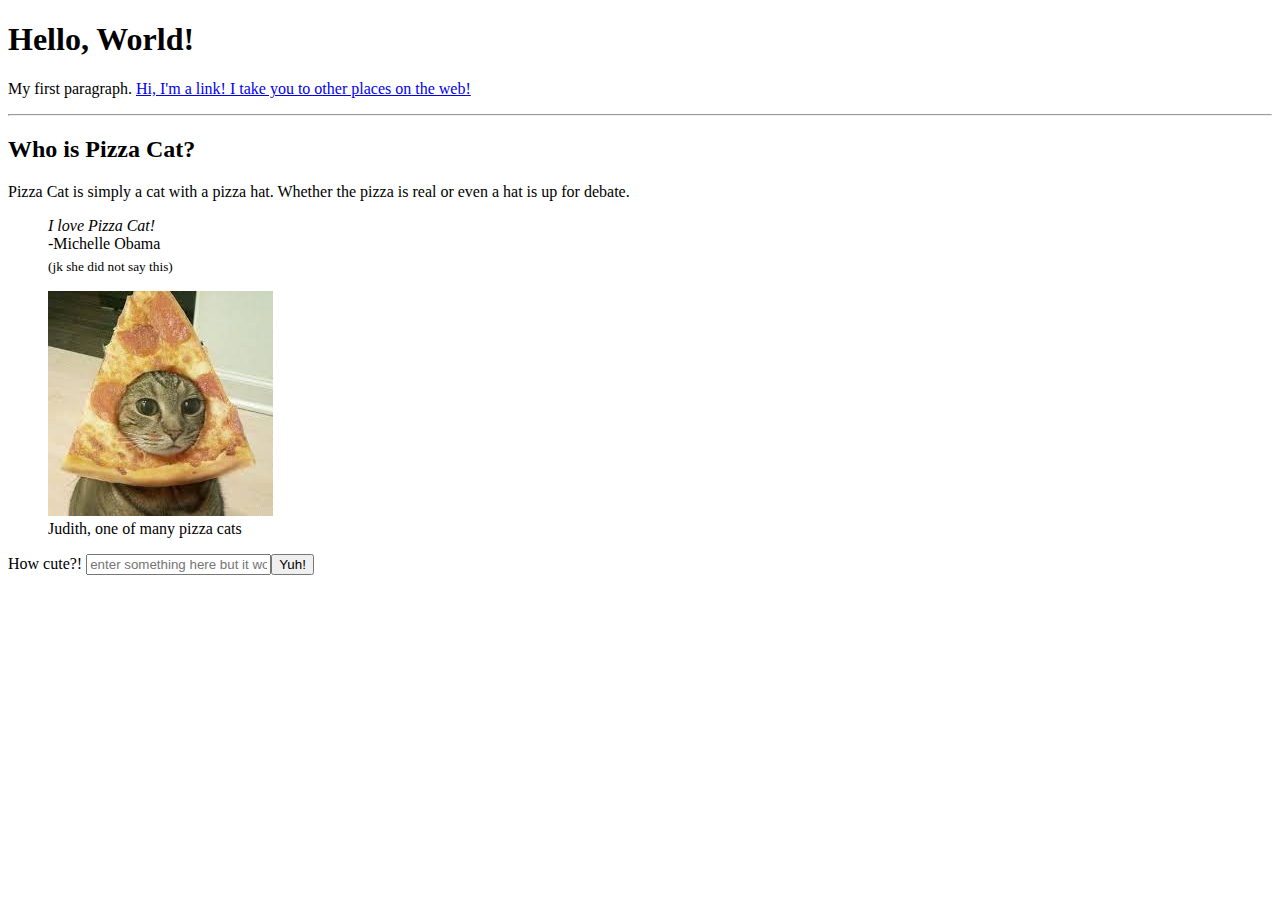
<file: 17-Week/17.1-02-Hello-World/index.html>
<!DOCTYPE html>
<html lang="en">
<head>
    <meta charset="UTF-8">
    <meta name="viewport" content="width=device-width, initial-scale=1.0">
    <title>Document</title>
</head>
<body>
    <h1> Hello, World!</h1>
    <p>My first paragraph. <a href="http://www.instagram.com/pizza">Hi, I'm a link! I take you to other places on the web!</a></p>
    <hr>
    <h2>Who is Pizza Cat?</h2>
    <p>Pizza Cat is simply a cat with a pizza hat. Whether the pizza is real or even a hat is up for debate.</p>
    <p style="text-align:center"><blockquote><i>I love Pizza Cat!</i><br> -Michelle Obama<br><sub>(jk she did not say this)</sub></blockquote></p>
<figure><img src="download.jpeg" alt="this is not my image"><figcaption>Judith, one of many pizza cats</figcaption></figure>  
<p>How cute?! <input type="text" placeholder="enter something here but it won't submit"><button type="button">Yuh!</button></p>
</body>
</html>
</file>
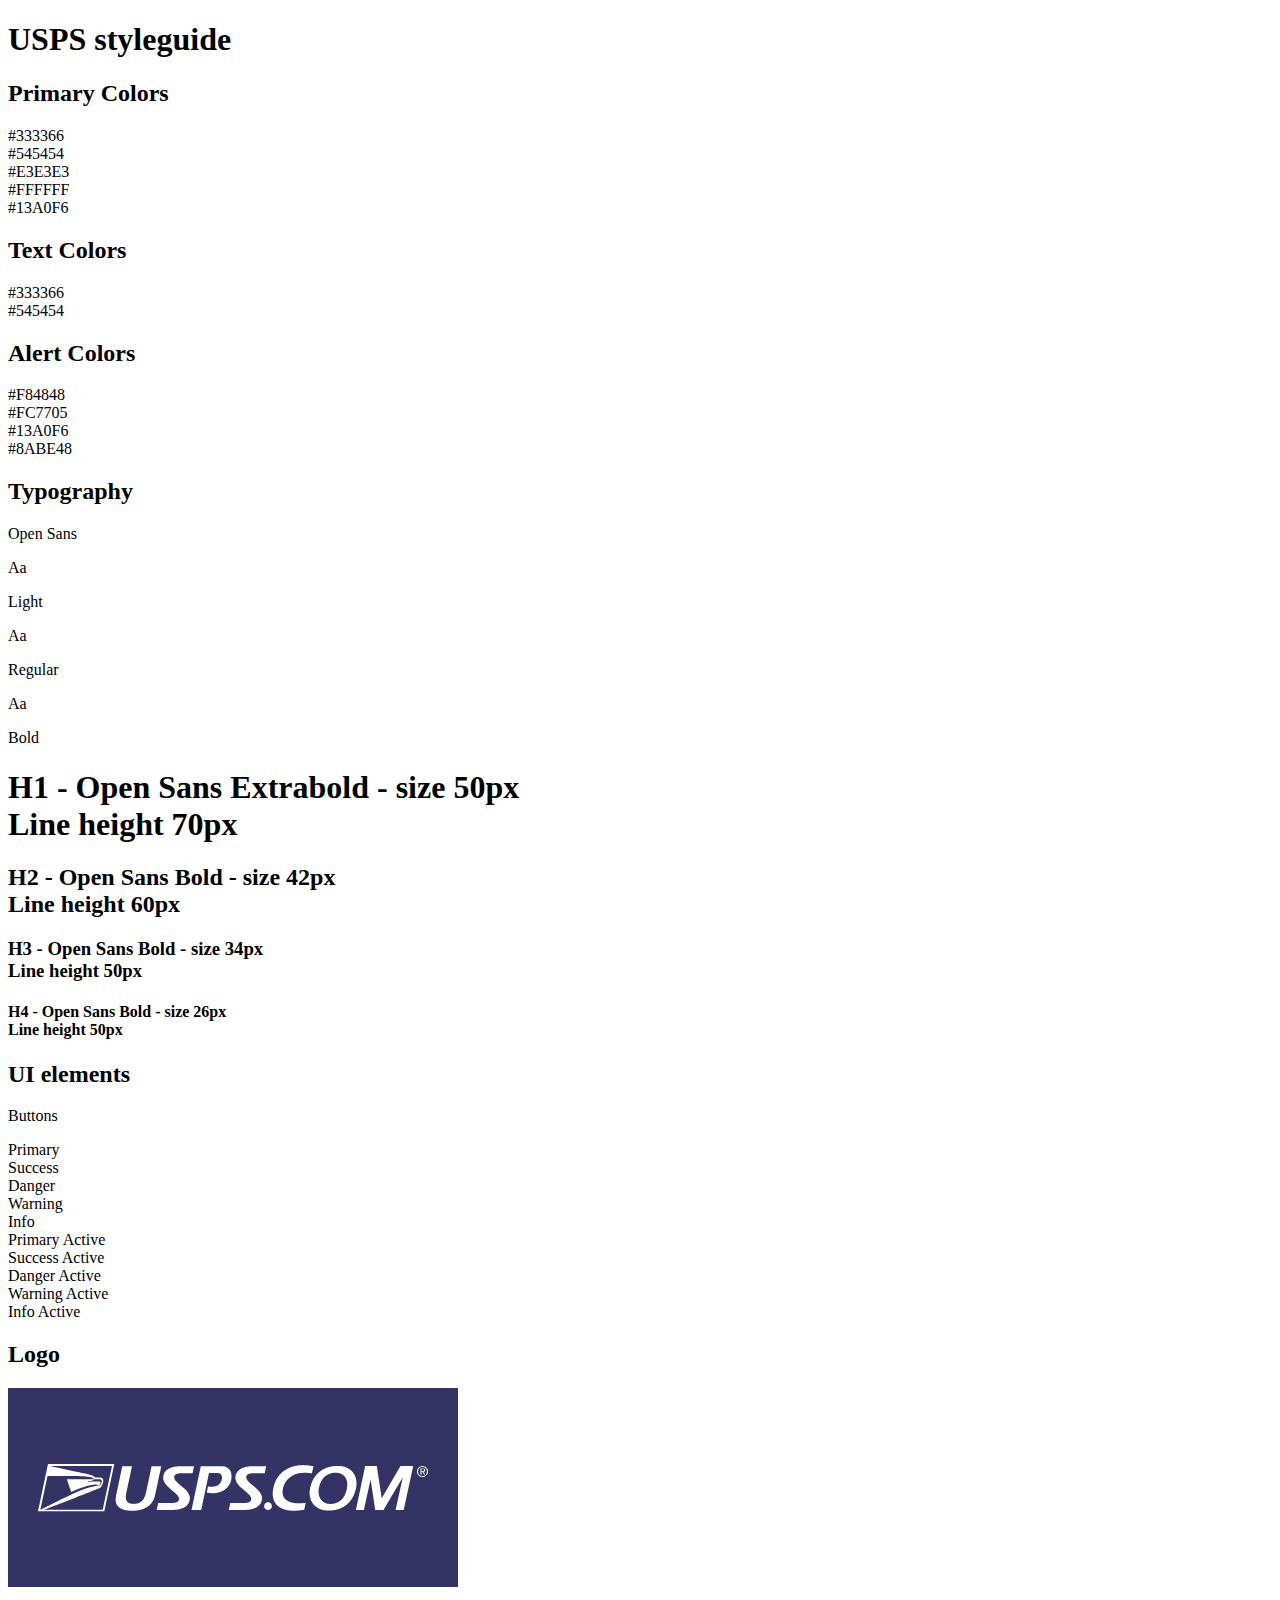
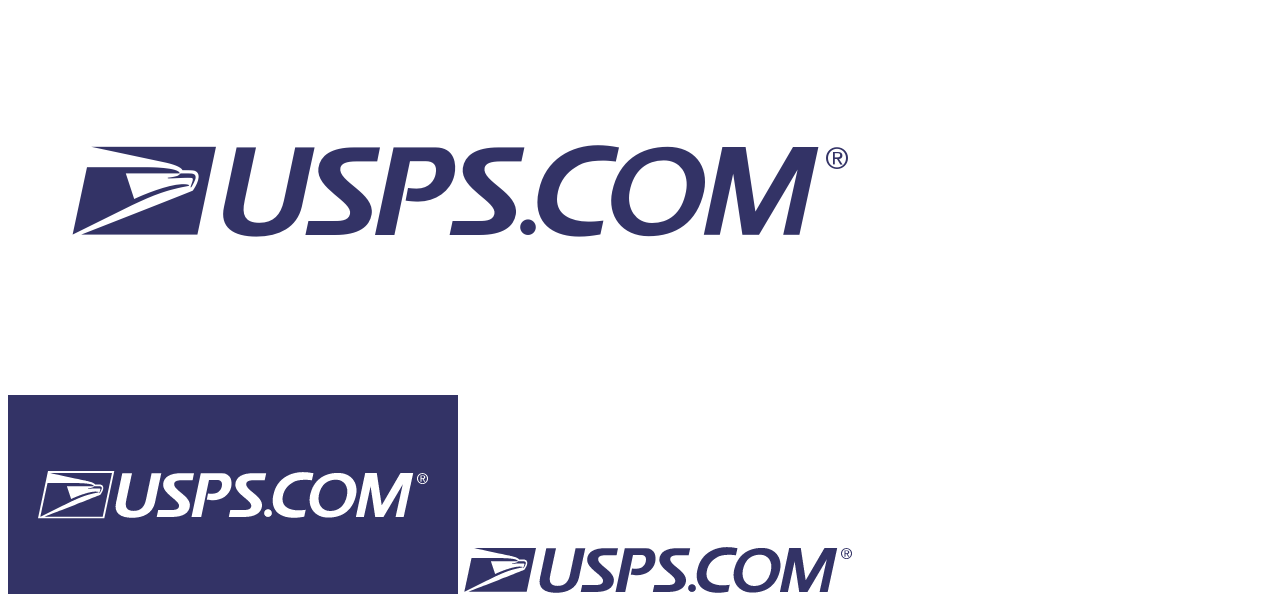
<file: 17.2-activities/01_Containers_Structure/solved/index.html>
<!DOCTYPE html>
<html>
<head>
  <title>USPS Style Guide</title>
  <link href="css/style.css" rel="stylesheet" type="text/css">
</head>
<body>
<section class="header"></section>
<section class="colorPalette">
  <h1 id="pageTopic">USPS styleguide</h1>
  <h2 class="sectionHead">Primary Colors</h2>
  <div class="colorContainer">
    <div class="swatch darkBlue"></div>
    <div class="hexCode">#333366</div>
  </div>
  <div class="colorContainer">
    <div class="swatch darkGrey"></div>
    <div class="hexCode">#545454</div>
  </div>
  <div class="colorContainer">
    <div class="swatch lightGrey"></div>
    <div class="hexCode">#E3E3E3</div>
  </div>
  <div class="colorContainer">
    <div class="swatch white"></div>
    <div class="hexCode">#FFFFFF</div>
  </div>
  <div class="colorContainer">
    <div class="swatch lightBlue"></div>
    <div class="hexCode">#13A0F6</div>
  </div>

  <h2 class="sectionHead">Text Colors</h2>
  <div class="colorContainer">
    <div class="swatch darkBlue"></div>
    <div class="hexCode">#333366</div>
  </div>
  <div class="colorContainer">
    <div class="swatch darkGrey"></div>
    <div class="hexCode">#545454</div>
  </div>

  <h2 class="sectionHead">Alert Colors</h2>
  <div class="colorContainer">
    <div class="swatch red"></div>
    <div class="hexCode">#F84848</div>
  </div>
  <div class="colorContainer">
    <div class="swatch orange"></div>
    <div class="hexCode">#FC7705</div>
  </div>
  <div class="colorContainer">
    <div class="swatch lightBlue"></div>
    <div class="hexCode">#13A0F6</div>
  </div>
  <div class="colorContainer">
    <div class="swatch lightGreen"></div>
    <div class="hexCode">#8ABE48</div>
  </div>
</section>
<section class="typography">
  <h2 class="sectionHead">Typography</h2>
  <p>Open Sans</p>
  <div class="type_container">
  <p class="large light">Aa</p>
  <p>Light</p>
  </div>

  <div class="type_container">
  <p class="large regular">Aa</p>
  <p>Regular</p>
  </div>

  <div class="type_container">
  <p class="large bold">Aa</p>
  <p>Bold</p>
  </div>

  <h1>H1 - Open Sans Extrabold - size 50px <br>Line height 70px</h1>
  <h2>H2 - Open Sans Bold - size 42px <br>Line height 60px</h2>
  <h3>H3 - Open Sans Bold - size 34px <br>Line height 50px</h3>
  <h4>H4 - Open Sans Bold - size 26px <br>Line height 50px</h4>
</section>
<section class="uiElements">
    <h2 class="sectionHead">UI elements</h2>
    <p>Buttons</p>
    <div class="buttonContain">
      <div class="button primary">Primary</div>
      <div class="button success">Success</div>
      <div class="button danger">Danger</div>
      <div class="button warning">Warning</div>
      <div class="button info">Info</div>
    </div>
    <div class="buttonContain">
      <div class="button primaryActive">Primary Active</div>
      <div class="button successActive">Success Active</div>
      <div class="button dangerActive">Danger Active</div>
      <div class="button warningActive">Warning Active</div>
      <div class="button infoActive">Info Active</div>
    </div>
</section>
<section class="imagery">
<h2 class="sectionHead">Logo</h2>
<img src="images/Logo-dark.png">
<img src="images/Logo-light.png">
<img src="images/Logo-dark1.png">
<img src="images/Logo-light-1.png">
</section>
</body>
</html>
</file>
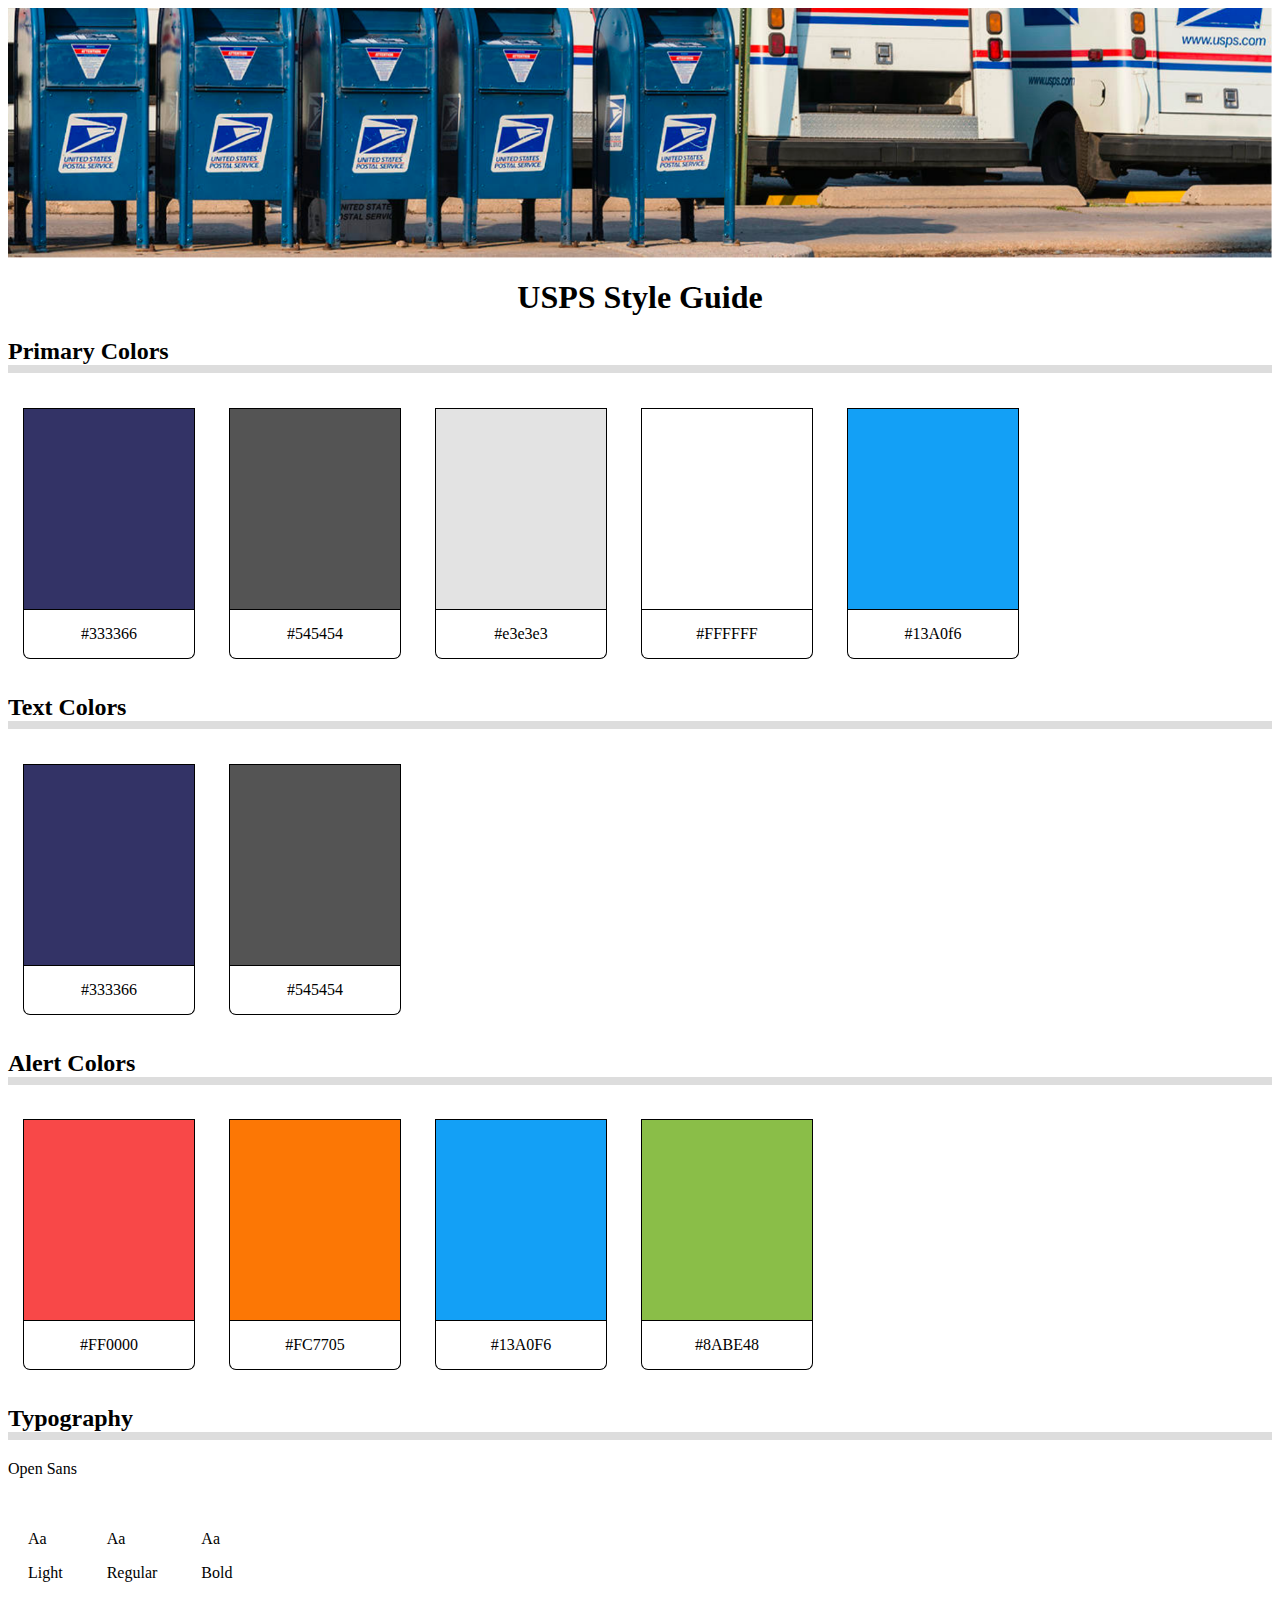
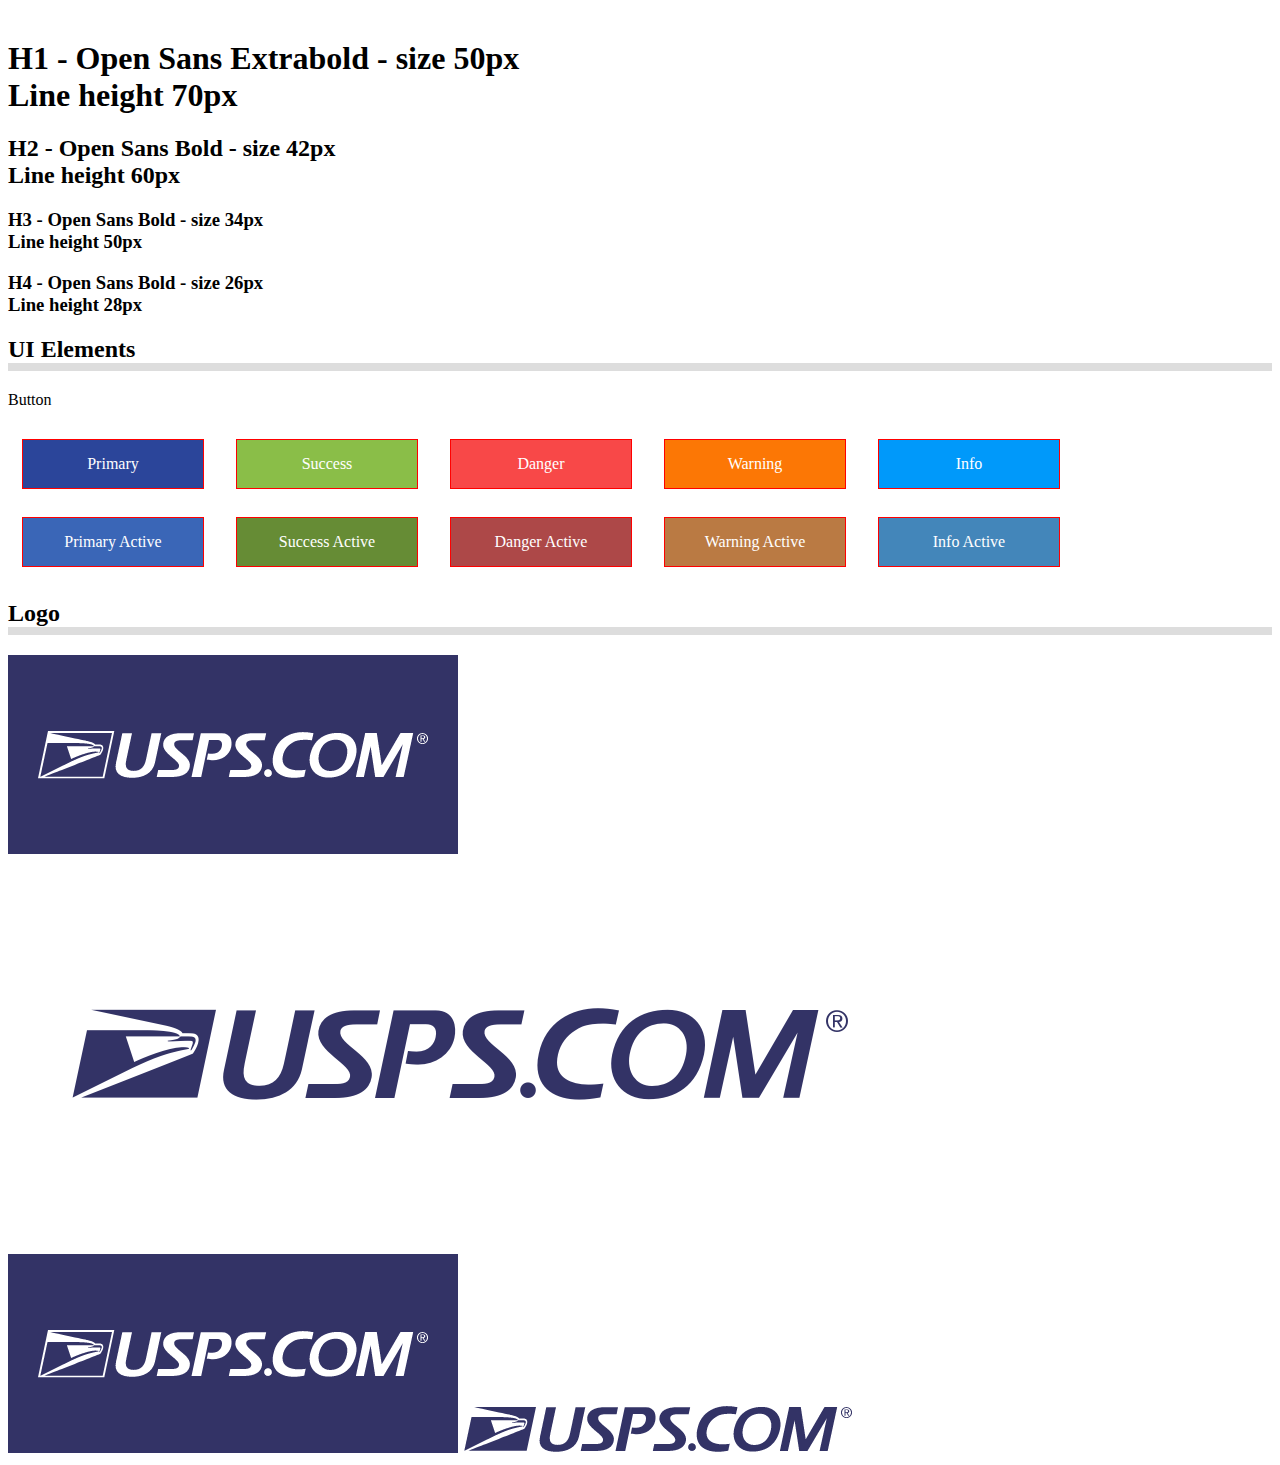
<file: 17.2-activities/01_Containers_Structure/unsolved/index.html>
<html>
<head>
  <title>USPS Style Guide</title>
  <link href="css/style.css" rel="stylesheet" type="text/css">
</head>
<body>
<section class="header">

</section>
<section class="colorPalette">
  <h1 id="pageTopic">USPS Style Guide</h1>
  <h2 class="sectionHead">Primary Colors</h2>
  <div class="colorContainer">
    <div class="swatch darkBlue"></div>
    <div class="hexCode">#333366</div>
  </div>
  <div class="colorContainer">
    <div class="swatch darkGrey"></div>
    <div class="hexCode">#545454</div>
  </div>
  <div class="colorContainer">
    <div class="swatch lightGrey"></div>
    <div class="hexCode">#e3e3e3</div>
  </div>
  <div class="colorContainer">
    <div class="swatch white"></div>
    <div class="hexCode">#FFFFFF</div>
  </div>
  <div class="colorContainer">
    <div class="swatch lightBlue"></div>
    <div class="hexCode">#13A0f6</div>
  </div>
  <h2 class="sectionHead">Text Colors</h2>
  <div class="colorContainer">
    <div class="swatch darkBlue"></div>
    <div class="hexCode">#333366</div>
  </div>
  <div class="colorContainer">
    <div class="swatch darkGrey"></div>
    <div class="hexCode">#545454</div>
  </div>
  <h2 class="sectionHead">Alert Colors</h2>
  <div class="colorContainer">
    <div class="swatch red"></div>
    <div class="hexCode">#FF0000</div>
  </div>
  <div class="colorContainer">
    <div class="swatch orange"></div>
    <div class="hexCode">#FC7705</div>
  </div>
  <div class="colorContainer">
    <div class="swatch lightBlue"></div>
    <div class="hexCode">#13A0F6</div>
  </div>
  <div class="colorContainer">
    <div class="swatch lightGreen"></div>
    <div class="hexCode">#8ABE48</div>
  </div>
</section>
<section class="typography">
  <h2 class="sectionHead">Typography</h2>
  <p>Open Sans</p>
  <div class="type_container"><p class="large light">Aa</p><p>Light</p></div>
  <div class="type_container"><p class="regular">Aa</p><p>Regular</p></div>
  <div class="type_container"><p class="bold">Aa</p><p>Bold</p></div>
  <h1>H1 - Open Sans Extrabold - size 50px<br> Line height 70px</h1>
  <h2>H2 - Open Sans Bold - size 42px<br> Line height 60px</h2>
  <h3>H3 - Open Sans Bold - size 34px<br> Line height 50px</h3>
  <h3>H4 - Open Sans Bold - size 26px<br> Line height 28px</h4>
</section>
<section class="uiElements">
  <h2 class="sectionHead">UI Elements</h2>
  <p>Button</p>
  <div class="buttonContain">
    <div class="button primary">Primary</div>
    <div class="button success">Success</div>
    <div class="button danger">Danger</div>
    <div class="button warning">Warning</div>
    <div class="button info">Info</div>
  </div>
  <div class="buttonContain">
    <div class="button primaryActive">Primary Active</div>
    <div class="button successActive">Success Active</div>
    <div class="button dangerActive">Danger Active</div>
    <div class="button warningActive">Warning Active</div>
    <div class="button infoActive">Info Active</div>
  </div>
</section>
<section class="imagery">
  <h2 class="sectionHead">Logo</h2>
  <img src="images/Logo-dark.png">
  <img src="images/Logo-light.png">
  <img src="images/Logo-dark1.png">
  <img src="images/Logo-light-1.png">
</section>
</body>
</html>
</file>
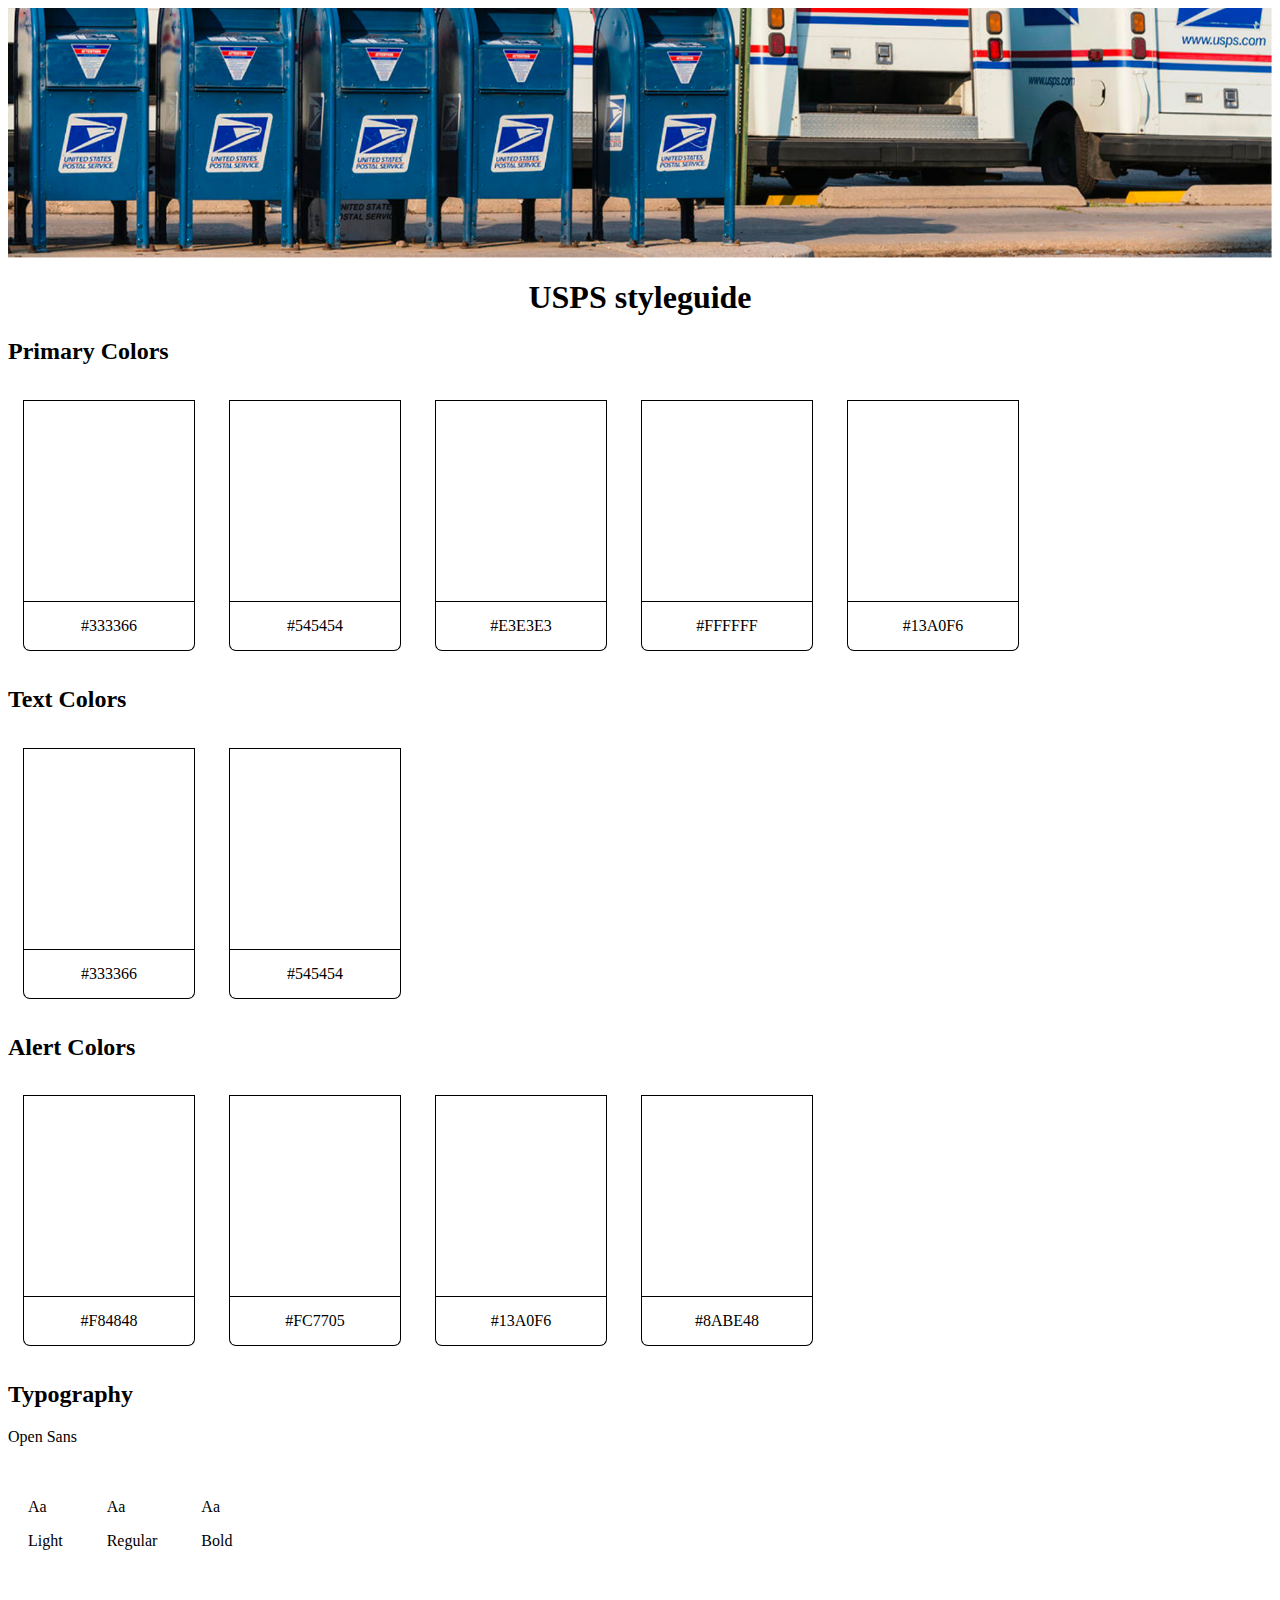
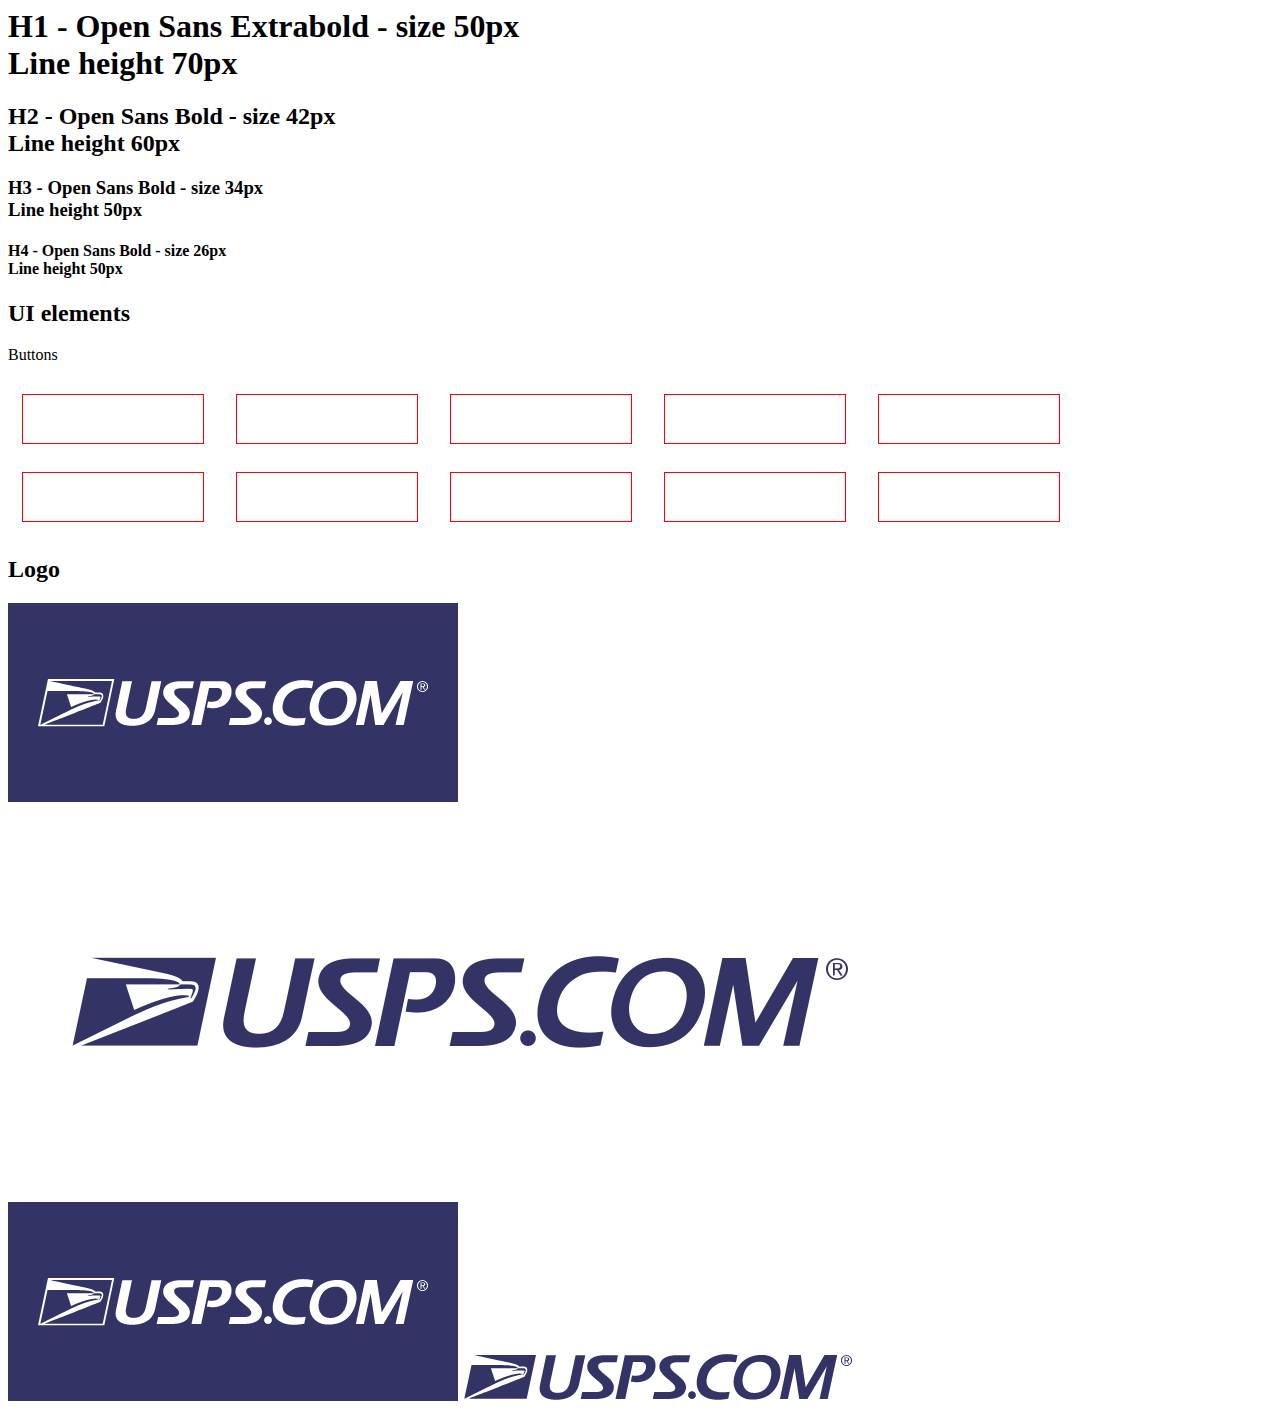
<file: 17.2-activities/02_BoxModel/solved/index.html>
<html>
<head>
  <title>USPS Style Guide</title>
  <link href="css/style.css" rel="stylesheet" type="text/css">
</head>
<body>
<section class="header"></section>
<section class="colorPalette">
  <h1 id="pageTopic">USPS styleguide</h1>
  <h2 class="sectionHead">Primary Colors</h2>
  <div class="colorContainer">
    <div class="swatch darkBlue"></div>
    <div class="hexCode">#333366</div>
  </div>
  <div class="colorContainer">
    <div class="swatch darkGrey"></div>
    <div class="hexCode">#545454</div>
  </div>
  <div class="colorContainer">
    <div class="swatch lightGrey"></div>
    <div class="hexCode">#E3E3E3</div>
  </div>
  <div class="colorContainer">
    <div class="swatch white"></div>
    <div class="hexCode">#FFFFFF</div>
  </div>
  <div class="colorContainer">
    <div class="swatch lightBlue"></div>
    <div class="hexCode">#13A0F6</div>
  </div>

  <h2 class="sectionHead">Text Colors</h2>
  <div class="colorContainer">
    <div class="swatch darkBlue"></div>
    <div class="hexCode">#333366</div>
  </div>
  <div class="colorContainer">
    <div class="swatch darkGrey"></div>
    <div class="hexCode">#545454</div>
  </div>

  <h2 class="sectionHead">Alert Colors</h2>
  <div class="colorContainer">
    <div class="swatch red"></div>
    <div class="hexCode">#F84848</div>
  </div>
  <div class="colorContainer">
    <div class="swatch orange"></div>
    <div class="hexCode">#FC7705</div>
  </div>
  <div class="colorContainer">
    <div class="swatch lightBlue"></div>
    <div class="hexCode">#13A0F6</div>
  </div>
  <div class="colorContainer">
    <div class="swatch lightGreen"></div>
    <div class="hexCode">#8ABE48</div>
  </div>
</section>
<section class="typography">
  <h2 class="sectionHead">Typography</h2>
  <p>Open Sans</p>
  <div class="type_container">
  <p class="large light">Aa</p>
  <p>Light</p>
  </div>

  <div class="type_container">
  <p class="large regular">Aa</p>
  <p>Regular</p>
  </div>

  <div class="type_container">
  <p class="large bold">Aa</p>
  <p>Bold</p>
  </div>

  <h1>H1 - Open Sans Extrabold - size 50px <br>Line height 70px</h1>
  <h2>H2 - Open Sans Bold - size 42px <br>Line height 60px</h2>
  <h3>H3 - Open Sans Bold - size 34px <br>Line height 50px</h3>
  <h4>H4 - Open Sans Bold - size 26px <br>Line height 50px</h4>
</section>
<section class="uiElements">
    <h2 class="sectionHead">UI elements</h2>
    <p>Buttons</p>
    <div class="buttonContain">
      <div class="button primary">Primary</div>
      <div class="button success">Success</div>
      <div class="button danger">Danger</div>
      <div class="button warning">Warning</div>
      <div class="button info">Info</div>
    </div>
    <div class="buttonContain">
      <div class="button primaryActive">Primary Active</div>
      <div class="button successActive">Success Active</div>
      <div class="button dangerActive">Danger Active</div>
      <div class="button warningActive">Warning Active</div>
      <div class="button infoActive">Info Active</div>
    </div>
</section>
<section class="imagery">
<h2 class="sectionHead">Logo</h2>
<img src="images/Logo-dark.png">
<img src="images/Logo-light.png">
<img src="images/Logo-dark1.png">
<img src="images/Logo-light-1.png">
</section>
</body>
</html>
</file>
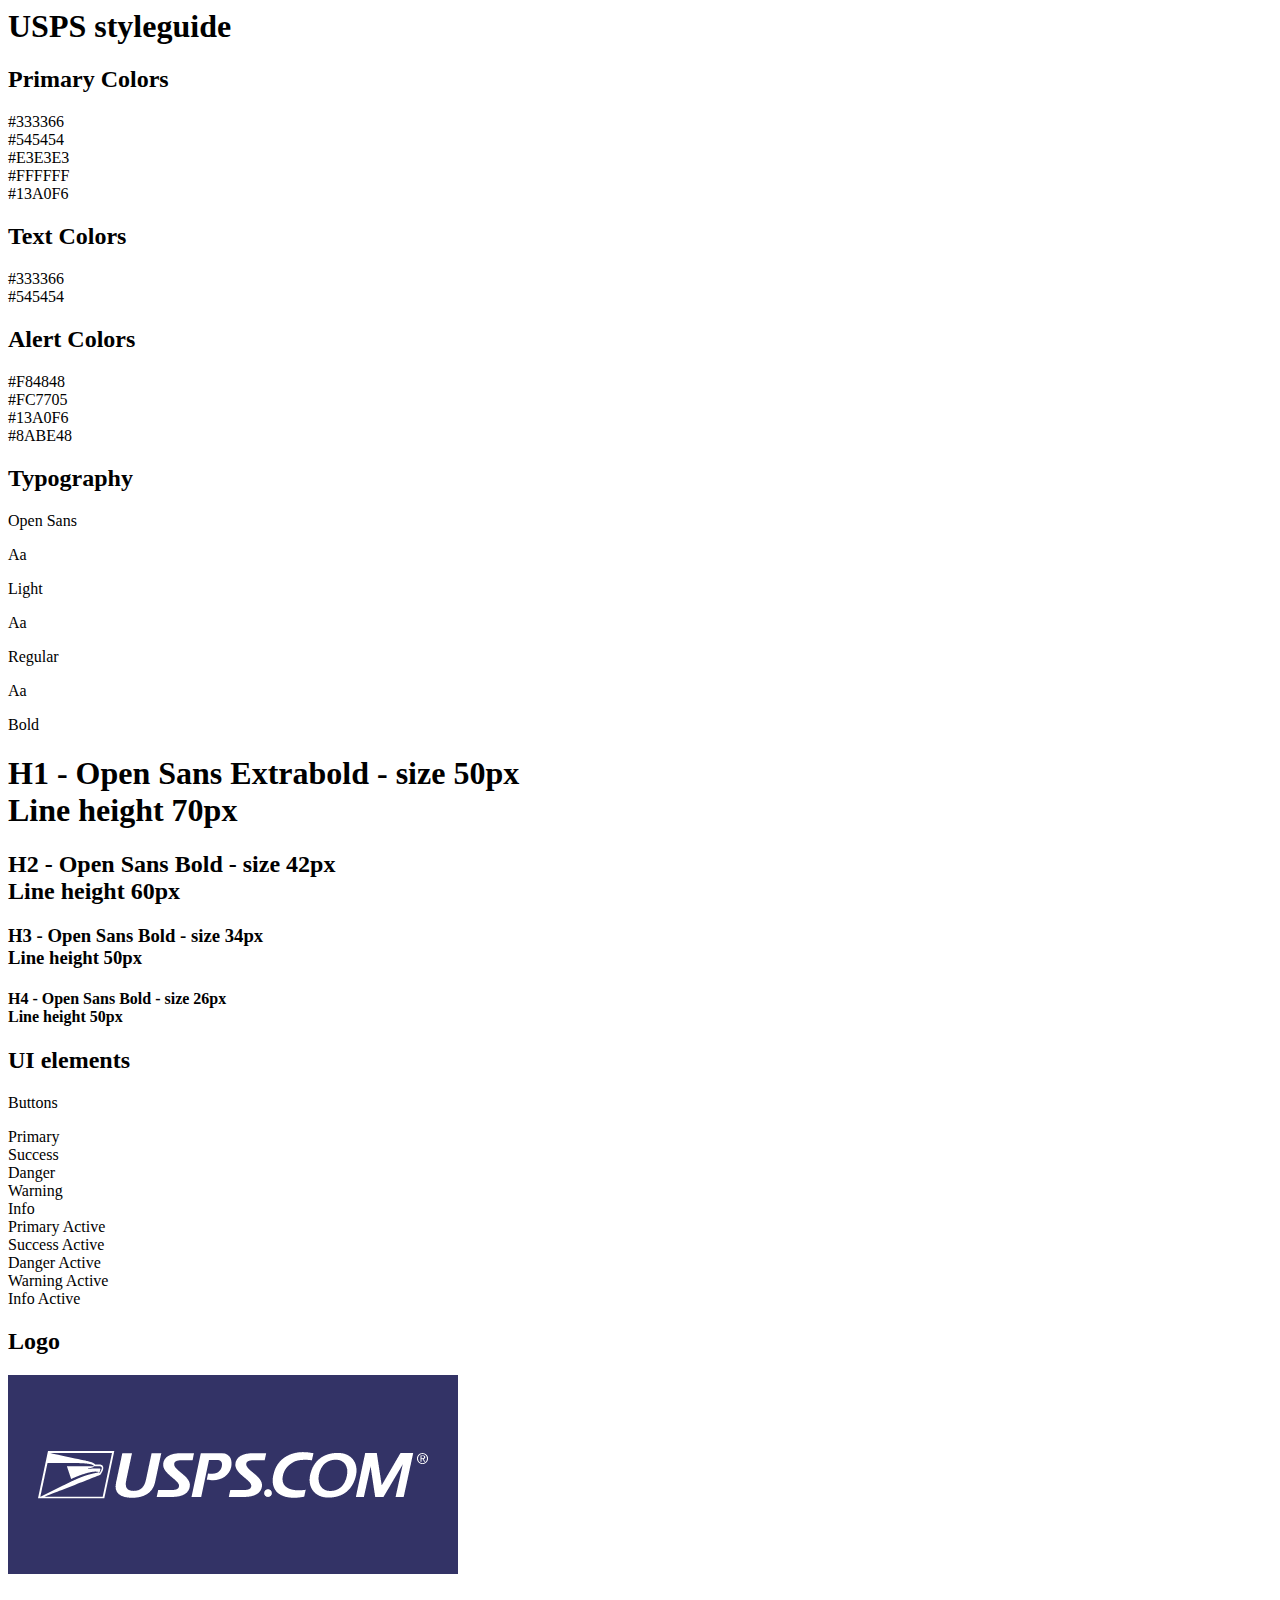
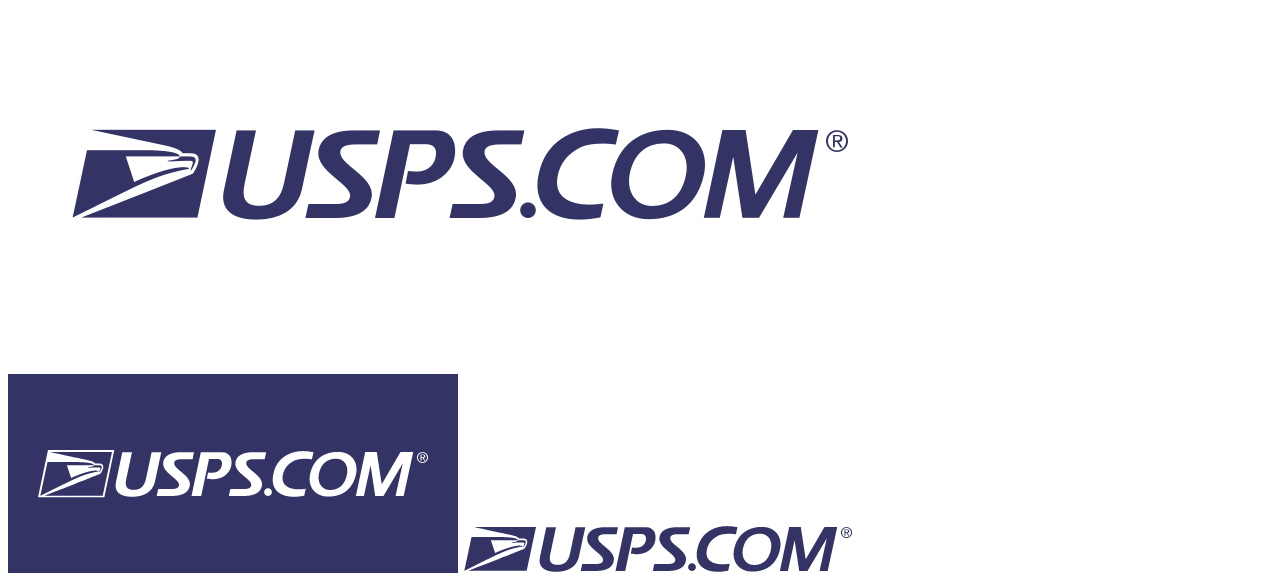
<file: 17.2-activities/02_BoxModel/unsolved/index.html>
<html>
<head>
  <title>USPS Style Guide</title>
  <link href="https://fonts.googleapis.com/css?family=Open+Sans&display=swap" rel="stylesheet">
  <link href="css/style.css" rel="stylesheet" type="text/css">
</head>
<body>
<section class="header"></section>
<section class="colorPalette">
  <h1 id="pageTopic">USPS styleguide</h1>
  <h2 class="sectionHead">Primary Colors</h2>
  <div class="colorContainer">
    <div class="swatch darkBlue"></div>
    <div class="hexCode">#333366</div>
  </div>
  <div class="colorContainer">
    <div class="swatch darkGrey"></div>
    <div class="hexCode">#545454</div>
  </div>
  <div class="colorContainer">
    <div class="swatch lightGrey"></div>
    <div class="hexCode">#E3E3E3</div>
  </div>
  <div class="colorContainer">
    <div class="swatch white"></div>
    <div class="hexCode">#FFFFFF</div>
  </div>
  <div class="colorContainer">
    <div class="swatch lightBlue"></div>
    <div class="hexCode">#13A0F6</div>
  </div>

  <h2 class="sectionHead">Text Colors</h2>
  <div class="colorContainer">
    <div class="swatch darkBlue"></div>
    <div class="hexCode">#333366</div>
  </div>
  <div class="colorContainer">
    <div class="swatch darkGrey"></div>
    <div class="hexCode">#545454</div>
  </div>

  <h2 class="sectionHead">Alert Colors</h2>
  <div class="colorContainer">
    <div class="swatch red"></div>
    <div class="hexCode">#F84848</div>
  </div>
  <div class="colorContainer">
    <div class="swatch orange"></div>
    <div class="hexCode">#FC7705</div>
  </div>
  <div class="colorContainer">
    <div class="swatch lightBlue"></div>
    <div class="hexCode">#13A0F6</div>
  </div>
  <div class="colorContainer">
    <div class="swatch lightGreen"></div>
    <div class="hexCode">#8ABE48</div>
  </div>
</section>
<section class="typography">
  <h2 class="sectionHead">Typography</h2>
  <p>Open Sans</p>
  <div class="type_container">
  <p class="large light">Aa</p>
  <p>Light</p>
  </div>

  <div class="type_container">
  <p class="large regular">Aa</p>
  <p>Regular</p>
  </div>

  <div class="type_container">
  <p class="large bold">Aa</p>
  <p>Bold</p>
  </div>

  <h1>H1 - Open Sans Extrabold - size 50px <br>Line height 70px</h1>
  <h2>H2 - Open Sans Bold - size 42px <br>Line height 60px</h2>
  <h3>H3 - Open Sans Bold - size 34px <br>Line height 50px</h3>
  <h4>H4 - Open Sans Bold - size 26px <br>Line height 50px</h4>
</section>
<section class="uiElements">
    <h2 class="sectionHead">UI elements</h2>
    <p>Buttons</p>
    <div class="buttonContain">
      <div class="button primary">Primary</div>
      <div class="button success">Success</div>
      <div class="button danger">Danger</div>
      <div class="button warning">Warning</div>
      <div class="button info">Info</div>
    </div>
    <div class="buttonContain">
      <div class="button primaryActive">Primary Active</div>
      <div class="button successActive">Success Active</div>
      <div class="button dangerActive">Danger Active</div>
      <div class="button warningActive">Warning Active</div>
      <div class="button infoActive">Info Active</div>
    </div>
</section>
<section class="imagery">
<h2 class="sectionHead">Logo</h2>
<img src="images/Logo-dark.png">
<img src="images/Logo-light.png">
<img src="images/Logo-dark1.png">
<img src="images/Logo-light-1.png">
</section>
</body>
</html>
</file>
<file: 17.2-activities/01_Containers_Structure/solved/css/style.css>
/*  Hi! your going to write styles here in the next couple activities. */
</file>
<file: 17.2-activities/01_Containers_Structure/unsolved/css/style.css>
/*  Hi! your going to write styles here in the next couple activities. */
.header{
    height: 250px;
    max-height: 500px;
    background-image: url("../images/upsBackground.png");
    background-size: cover;
    background-repeat: no-repeat;
    background-position: bottom;
}
#pageTopic{
    text-align: center;
}
.colorContainer{
display: inline-block;
margin: 15px;
}
.swatch{
    height: 200px;
    width: 170px;
    border: 1px solid black;
}
.hexCode{
    padding: 15px;
    text-align: center;
    border: 1px solid black;
    border-top: none;
    border-bottom-left-radius: 7px;
    border-bottom-right-radius: 7px;
}
.type_container{
    display: inline-block;
    margin: 20px;
}
.button{
    display: inline-block;
    padding: 15px;
    margin: 15px;
    width: 150px;
    text-align: center;
    color: white;
    outline: 1px solid red;
}
.darkBlue{
    background-color: #333366;
}
.darkGrey{
    background-color: #545454;
}
.lightGrey{
    background-color: #e3e3e3;
}
.white{
    background-color: white;
}
.lightBlue {
    background-color: #12A0F6;
}
.red {
    background-color: #f84848;
}
.orange{
    background-color: #fc7705;
}
.lightBlue{
    background-color: #13A0f6;
}
.lightGreen{
    background-color: #8AbE48;
}
.primary{
    background-color: #2b459a;
}
.success{
    background-color: #8ABE48;
}
.danger{
    background-color: #f84848;
}
.warning{
    background-color: #fc7705;
}
.info{
    background-color: #0099Fa;
}
.primaryActive{
    background-color: #3a66b7;
}
.successActive{
    background-color: #668c35;
}
.dangerActive{
    background-color: #AD4848;
}
.warningActive{
    background-color: #BA7a43;
}
.infoActive{
    background-color: #4386ba;
}
.sectionHead{
    border-bottom: 8px solid #DDDDDD;
}
</file>
<file: 17.2-activities/02_BoxModel/solved/css/style.css>
/* Header Styles */
.header {
  height: 250px;
  max-height: 500px;
  background-image: url(../images/upsBackground.png);
  background-size: cover;
  background-repeat: no-repeat;
  background-position: bottom;
}
#pageTopic {
   text-align: center;
}
 /* Primary Color */
 .colorContainer {
     display: inline-block;
     margin: 15px;
 }
 .swatch {
    height: 200px;
    width: 170px;
    border: 1px solid black;
}
.hexCode {
    padding: 15px;
    text-align: center;
    border: 1px solid black;
    border-top: none;
    border-bottom-left-radius: 7px;
    border-bottom-right-radius: 7px;
}
/* Typography CSS */
.type_container {
    display: inline-block;
    margin: 20px;
}

/* UI Elements */
.button {
    display: inline-block;
    padding: 15px;
    margin: 15px;
    width: 150px;
    text-align: center;
    color: white;
    outline: 1px solid red;
}
</file>
<file: 17.2-activities/02_BoxModel/unsolved/css/style.css>
/* Header Styles */

/* Primary Color */

/* Typography CSS */

/* UI Elements */
</file>
